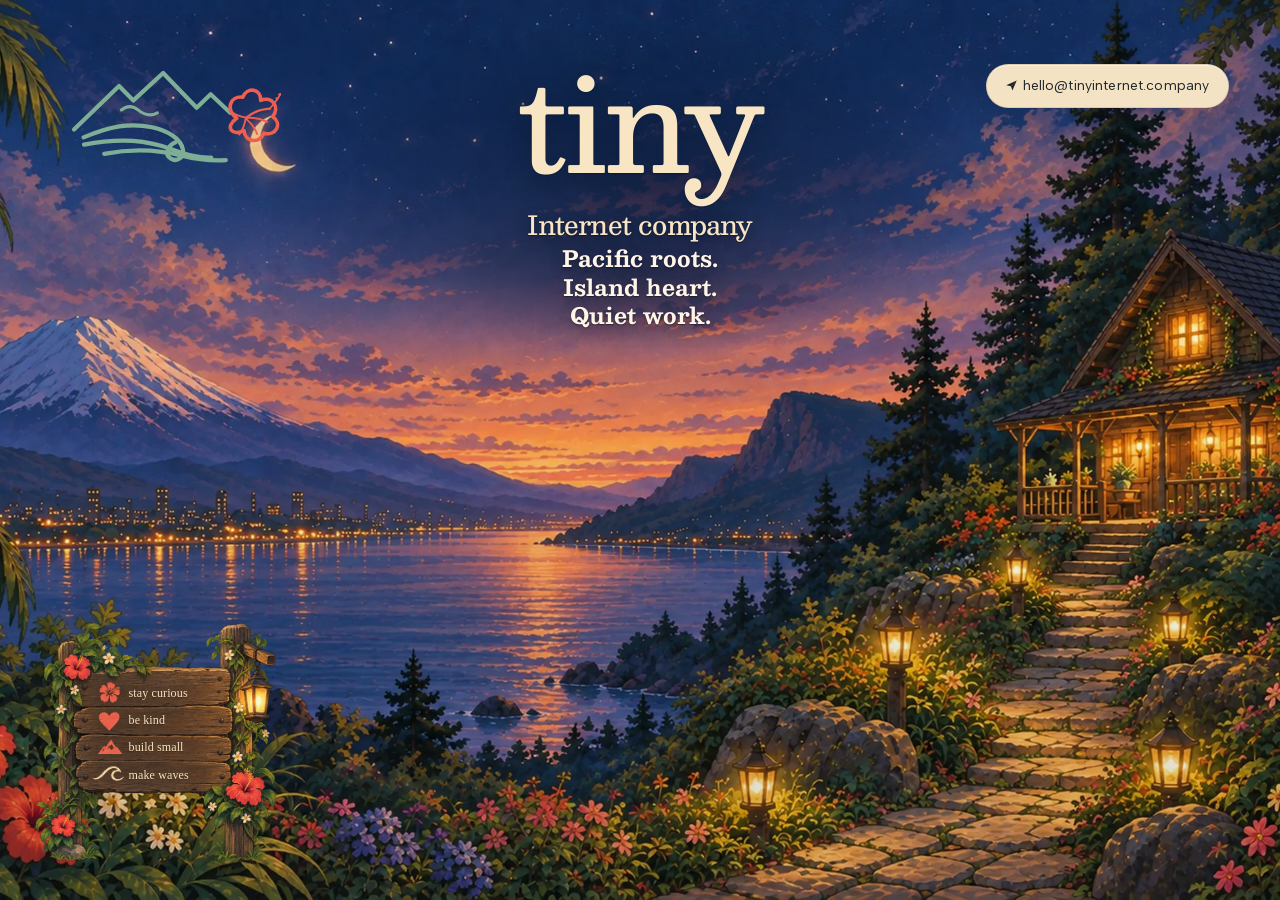
<file: index.html>
<!doctype html>
<html lang="en">
<head>
  <meta charset="utf-8" />
  <meta name="viewport" content="width=device-width, initial-scale=1" />
  <title>tiny internet company</title>
  <meta name="description" content="Pacific roots. Island heart. Quiet work." />
  <meta name="theme-color" content="#0c1731" />
  <link rel="icon" href="favicon.ico" sizes="32x32" />
  <link rel="icon" href="favicon.svg" type="image/svg+xml" />
  <link rel="apple-touch-icon" href="apple-touch-icon.png" />
  <link rel="preload" as="image" href="background/hero-desktop-2560.webp" media="(min-width: 721px)" fetchpriority="high" />
  <link rel="preload" as="image" href="background/hero-mobile-1080.webp" media="(max-width: 720px)" fetchpriority="high" />
  <link rel="preload" href="fonts/besley-500-latin.woff2" as="font" type="font/woff2" crossorigin />
  <link rel="stylesheet" href="styles.css" />
  <script
    src="https://analytics.manaiakalani.info/api/script.js?siteId=8e29cd0f40e2"
    defer
  ></script>
</head>
<body>
  <main class="hero" id="top">
    <a class="brand-mark" href="#top" aria-label="tiny internet company home"></a>
    <a class="contact-pill" href="mailto:hello@tinyinternet.company"><svg class="contact-icon" viewBox="0 0 24 24" aria-hidden="true"><path d="M2.2 11.4 21.4 2.6 13.6 21.2 10.8 13.2 2.2 11.4z"/><path d="M10.8 13.2 21.4 2.6 12.4 12.2z"/></svg><span class="contact-address">hello@tinyinternet.company</span></a>
    <section class="wordmark" aria-labelledby="site-title">
      <h1 id="site-title">tiny</h1>
      <div class="wordmark-lines">
        <p class="company">Internet company</p>
        <p class="tagline">
          <span>Pacific roots.</span>
          <span>Island heart.</span>
          <span>Quiet work.</span>
        </p>
      </div>
    </section>
    <section class="values-sign" aria-labelledby="values-title">
      <h2 id="values-title" class="visually-hidden">Values</h2>
      <ol>
        <li>stay curious</li>
        <li>be kind</li>
        <li>build small</li>
        <li>make waves</li>
      </ol>
    </section>
  </main>
  <script src="parallax.js" defer></script>
</body>
</html>
</file>
<file: styles.css>
@import "values-lines.css";

/* Scene assets. The only file map for the page. */
:root {
  --scene-background-desktop: url("background/hero-desktop-2560.webp");
  --scene-background-mobile: url("background/hero-mobile-1080.webp");
  --scene-emblem: url("logo/mark-desktop.svg");
  --scene-values-frame: url("ui/values-sign-frame.webp");
  --cream: #f7e5c4;
  --ink: #1e2728;
  --coral: #f05e50;
  --sans: "Albert Sans", "Avenir Next", "Segoe UI", sans-serif;
  --display: Besley, "Iowan Old Style", Palatino, Georgia, serif;
}

/* Besley and Albert Sans, SIL Open Font License. Latin subsets only. */
@font-face {
  font-family: Besley;
  font-style: normal;
  font-weight: 500;
  font-display: swap;
  src: url("fonts/besley-500-latin.woff2") format("woff2");
}

@font-face {
  font-family: Besley;
  font-style: normal;
  font-weight: 700;
  font-display: swap;
  src: url("fonts/besley-700-latin.woff2") format("woff2");
}

@font-face {
  font-family: "Albert Sans";
  font-style: normal;
  font-weight: 400 500;
  font-display: swap;
  src: url("fonts/albert-sans-latin.woff2") format("woff2");
}

* { box-sizing: border-box; }

html, body { margin: 0; min-height: 100%; background: #0c1731; }

body {
  font-family: var(--sans);
}

.hero ::selection {
  background: var(--coral);
  color: var(--ink);
}

.hero {
  position: relative;
  min-height: 100svh;
  overflow: hidden;
  background-color: #0c1731;
  background-image: var(--scene-background-desktop);
  background-position: center;
  background-size: cover;
  background-repeat: no-repeat;
  color: var(--cream);
}

.hero::after {
  content: "";
  position: absolute;
  inset: 0;
  pointer-events: none;
  background: linear-gradient(180deg, rgba(5, 12, 30, 0.08), rgba(5, 12, 30, 0.02) 42%, rgba(5, 12, 30, 0.12));
}

.brand-mark,
.contact-pill,
.wordmark,
.values-sign { position: absolute; z-index: 2; }

.brand-mark {
  top: clamp(22px, 5vw, 64px);
  left: clamp(8px, 4vw, 64px);
  width: clamp(100px, 18vw, 310px);
  aspect-ratio: 2 / 1;
  background-image: var(--scene-emblem);
  background-position: center;
  background-size: contain;
  background-repeat: no-repeat;
}

.contact-pill {
  top: clamp(22px, 5vw, 68px);
  right: clamp(8px, 4vw, 64px);
  display: inline-flex;
  align-items: center;
  gap: 0.32em;
  min-height: 44px;
  max-width: calc(100% - clamp(116px, 20vw, 340px));
  padding: 0 clamp(10px, 1.45vw, 22px);
  border: 1px solid rgba(30, 39, 40, 0.12);
  border-radius: 999px;
  color: var(--ink);
  background: #f4e2c4;
  text-decoration: none;
  font-size: clamp(11px, 1.08vw, 16px);
  font-weight: 400;
  letter-spacing: 0.01em;
  line-height: 1;
  white-space: nowrap;
  box-shadow:
    inset 0 1px 0 rgba(255, 248, 232, 0.7),
    0 10px 24px rgba(12, 18, 36, 0.14);
  transition: box-shadow 160ms ease;
}

.contact-icon {
  width: 0.95em;
  height: 0.95em;
  flex: none;
  fill: currentColor;
}

.contact-icon path:last-child { fill: var(--coral); }

.contact-pill:hover {
  box-shadow:
    inset 0 1px 0 rgba(255, 248, 232, 0.7),
    0 14px 28px rgba(12, 18, 36, 0.18);
}

.brand-mark:focus-visible,
.contact-pill:focus-visible {
  outline: 2px solid var(--cream);
  outline-offset: 4px;
}

.wordmark {
  top: calc(6.5svh + max(0px, 640px - 100vw) * 0.5);
  left: 50%;
  width: min(40rem, calc(100% - 2.5rem));
  transform: translateX(-50%);
  text-align: center;
  text-shadow:
    0 1px 1px rgba(12, 18, 36, 0.45),
    0 10px 24px rgba(8, 14, 32, 0.4);
}

.wordmark::before {
  content: "";
  position: absolute;
  z-index: -1;
  left: 50%;
  top: 46%;
  width: min(140%, 46rem);
  height: 118%;
  transform: translate(-50%, -48%);
  pointer-events: none;
  background: radial-gradient(ellipse at center, rgba(7, 14, 34, 0.46) 0%, rgba(7, 14, 34, 0.22) 48%, transparent 74%);
}

.wordmark h1 {
  margin: 0;
  padding-bottom: 0.22em;
  font-family: var(--display);
  font-size: clamp(4.35rem, 10vw, 9.25rem);
  font-weight: 500;
  font-synthesis: none;
  letter-spacing: -0.03em;
  line-height: 0.96;
}

.wordmark-lines {
  position: relative;
  margin-top: 0;
  color: #fff6e8;
}

.wordmark-lines::before {
  content: "";
  position: absolute;
  z-index: -1;
  left: 50%;
  top: 52%;
  width: min(100%, 22rem);
  height: 120%;
  transform: translate(-50%, -50%);
  pointer-events: none;
  background: radial-gradient(ellipse at center, rgba(8, 14, 32, 0.28) 0%, rgba(8, 14, 32, 0.08) 52%, transparent 74%);
}

.wordmark .company,
.wordmark .tagline {
  font-family: var(--display);
  font-synthesis: none;
  text-shadow:
    0 1px 1px rgba(7, 12, 26, 0.5),
    0 4px 14px rgba(7, 12, 26, 0.35);
}

.wordmark .company {
  margin: 0;
  color: var(--cream);
  font-family: var(--display);
  font-weight: 500;
  font-size: clamp(1.2rem, 2.05vw, 1.8rem);
  letter-spacing: -0.03em;
  line-height: 1.12;
}

.wordmark .tagline {
  font-weight: 700;
  display: grid;
  justify-items: center;
  gap: 0.08em;
  margin: 0.4rem 0 0;
  font-size: clamp(1.08rem, 1.75vw, 1.55rem);
  letter-spacing: 0;
  line-height: 1.18;
}

.values-sign {
  left: clamp(12px, 2vw, 36px);
  bottom: clamp(14px, 2.2vw, 32px);
  width: clamp(12.5rem, 20vw, 340px);
  aspect-ratio: 2460 / 2556;
  container-type: inline-size;
  background-image: var(--scene-values-frame);
  background-position: center;
  background-size: contain;
  background-repeat: no-repeat;
}

.values-sign ol {
  position: absolute;
  inset: 0;
  margin: 0;
  padding: 0;
  list-style: none;
}

.values-sign li {
  position: absolute;
  left: var(--values-line-x);
  width: 32%;
  transform: translateY(-50%);
  color: var(--cream);
  font-family: Georgia, "Times New Roman", serif;
  font-size: 4.7cqw;
  line-height: 1;
  letter-spacing: 0.01em;
  text-shadow: 0 1px 0 rgba(42, 24, 12, 0.45);
  white-space: nowrap;
}

.values-sign li:nth-child(1) { top: var(--values-line-1); }
.values-sign li:nth-child(2) { top: var(--values-line-2); }
.values-sign li:nth-child(3) { top: var(--values-line-3); }
.values-sign li:nth-child(4) { top: var(--values-line-4); }

.visually-hidden {
  position: absolute;
  width: 1px;
  height: 1px;
  padding: 0;
  margin: -1px;
  overflow: hidden;
  clip-path: inset(50%);
  white-space: nowrap;
  border: 0;
}

/* Portrait background. Placement stays on the rules above. */
@media (max-width: 720px) {
  .hero {
    background-image: var(--scene-background-mobile);
    background-position: center top;
  }
}

@media (prefers-reduced-motion: reduce) {
  .contact-pill { transition: none; }
}
</file>
